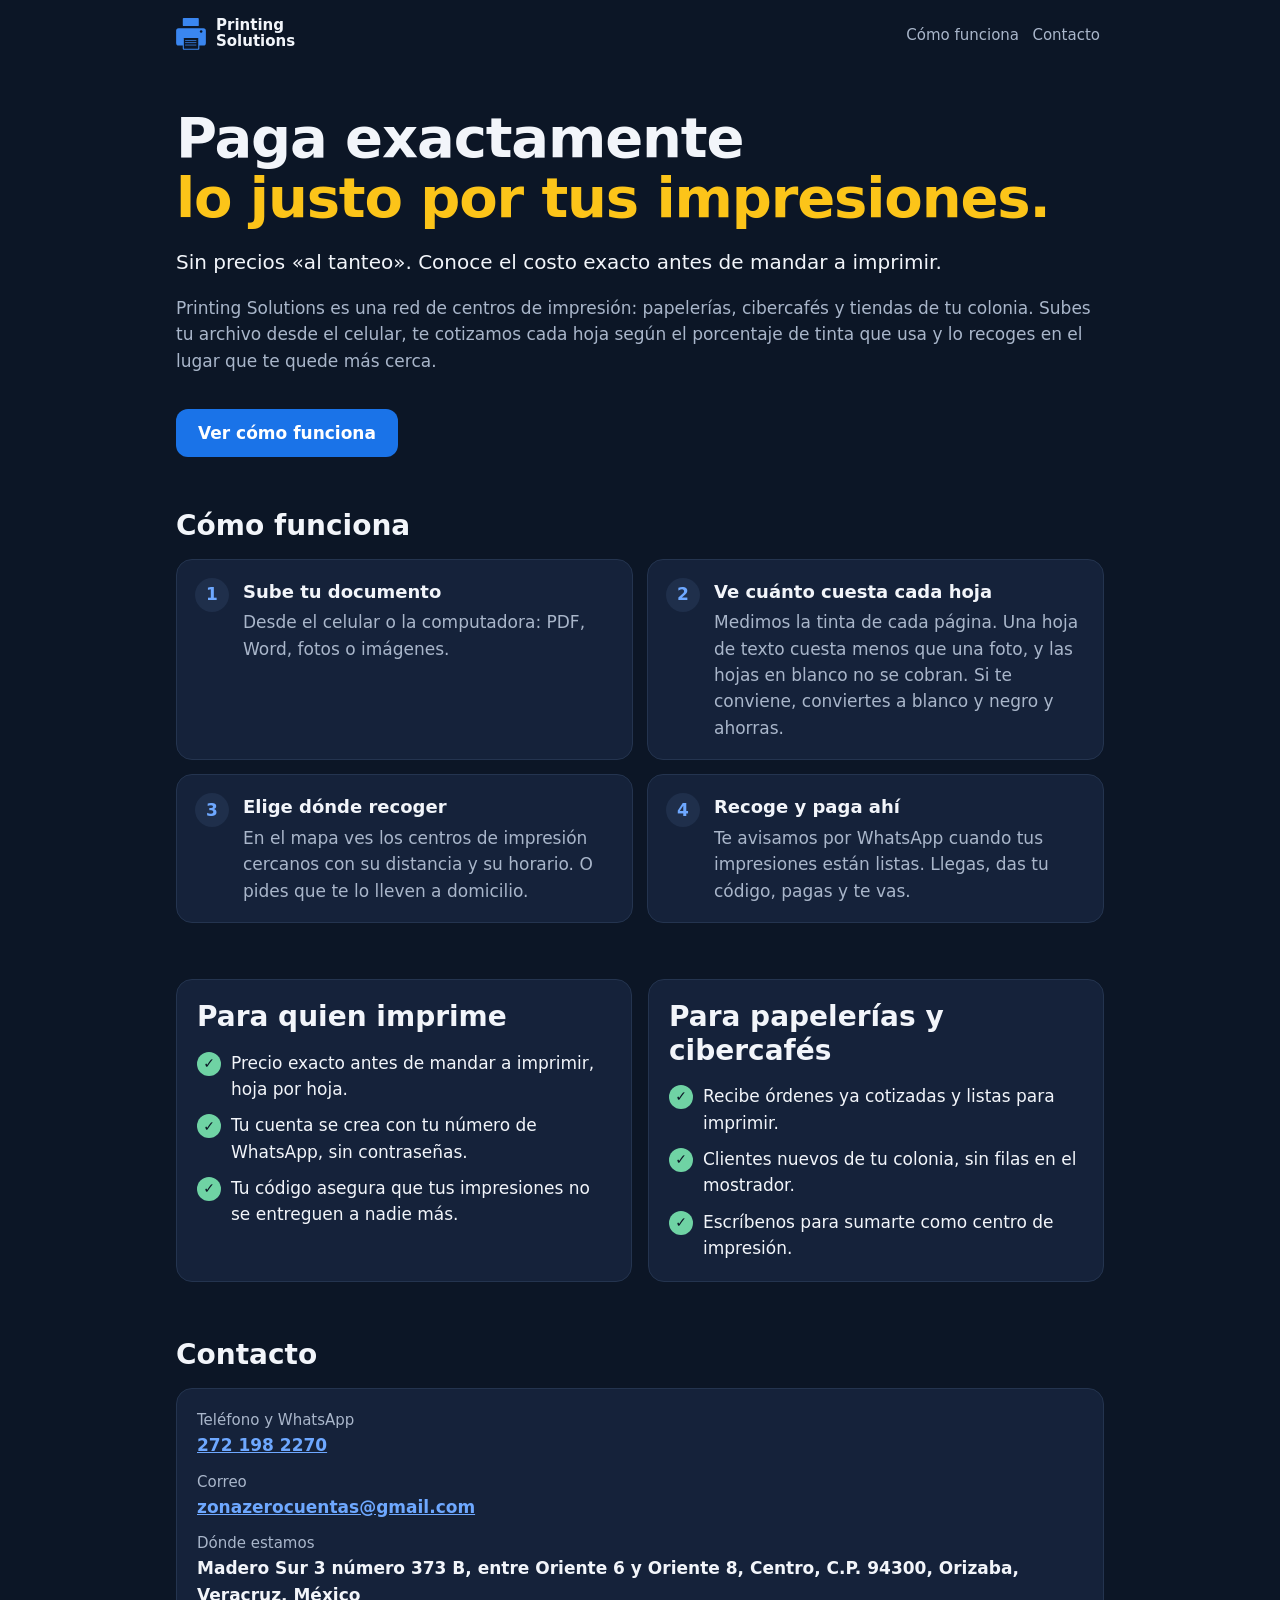
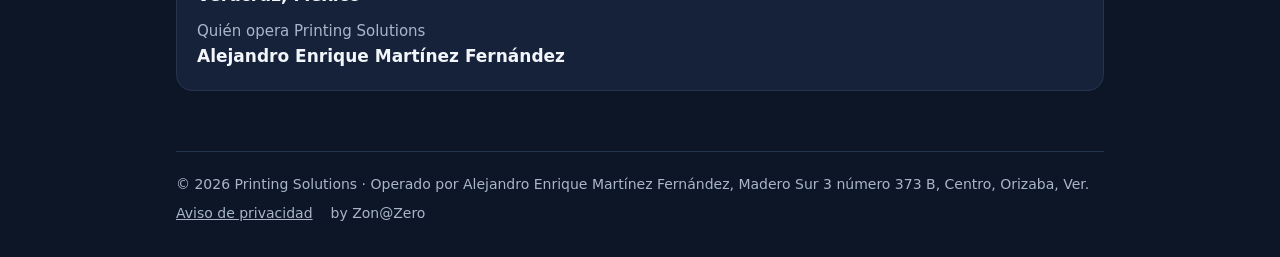
<file: index.html>
<!doctype html>
<html lang="es-MX">
<head>
  <meta charset="utf-8">
  <meta name="viewport" content="width=device-width, initial-scale=1">
  <title>Printing Solutions · Impresiones al precio justo</title>
  <meta name="description" content="Sube tu documento desde el celular, cotiza cada hoja según la tinta que usa y recógelo en un centro de impresión de tu colonia. Orizaba, Veracruz.">
  <meta name="theme-color" content="#0c1626">
  <link rel="icon" href="logo.svg" type="image/svg+xml">
  <link rel="stylesheet" href="estilos.css">
</head>
<body>
  <div class="envoltura">
    <header class="sitio">
      <a class="marca" href="./">
        <img src="logo.svg" alt="">
        <span>Printing<br>Solutions</span>
      </a>
      <nav aria-label="Principal">
        <a href="#como-funciona">Cómo funciona</a>
        <a href="#contacto">Contacto</a>
      </nav>
    </header>

    <main>
      <div class="portada">
        <h1>Paga exactamente <span class="amarillo">lo justo por tus impresiones.</span></h1>
        <p class="lema">Sin precios «al tanteo». Conoce el costo exacto antes de mandar a imprimir.</p>
        <p class="suave">Printing Solutions es una red de centros de impresión: papelerías, cibercafés y
          tiendas de tu colonia. Subes tu archivo desde el celular, te cotizamos cada hoja según el
          porcentaje de tinta que usa y lo recoges en el lugar que te quede más cerca.</p>
        <a class="boton" href="#como-funciona">Ver cómo funciona</a>
      </div>

      <section id="como-funciona" aria-labelledby="titulo-como">
        <h2 id="titulo-como">Cómo funciona</h2>
        <ol class="pasos">
          <li>
            <div>
              <h3>Sube tu documento</h3>
              <p>Desde el celular o la computadora: PDF, Word, fotos o imágenes.</p>
            </div>
          </li>
          <li>
            <div>
              <h3>Ve cuánto cuesta cada hoja</h3>
              <p>Medimos la tinta de cada página. Una hoja de texto cuesta menos que una foto, y las
                hojas en blanco no se cobran. Si te conviene, conviertes a blanco y negro y ahorras.</p>
            </div>
          </li>
          <li>
            <div>
              <h3>Elige dónde recoger</h3>
              <p>En el mapa ves los centros de impresión cercanos con su distancia y su horario. O
                pides que te lo lleven a domicilio.</p>
            </div>
          </li>
          <li>
            <div>
              <h3>Recoge y paga ahí</h3>
              <p>Te avisamos por WhatsApp cuando tus impresiones están listas. Llegas, das tu código,
                pagas y te vas.</p>
            </div>
          </li>
        </ol>
      </section>

      <section aria-labelledby="titulo-por-que">
        <div class="dos">
          <div class="tarjeta">
            <h2 id="titulo-por-que">Para quien imprime</h2>
            <ul class="ventajas">
              <li>Precio exacto antes de mandar a imprimir, hoja por hoja.</li>
              <li>Tu cuenta se crea con tu número de WhatsApp, sin contraseñas.</li>
              <li>Tu código asegura que tus impresiones no se entreguen a nadie más.</li>
            </ul>
          </div>
          <div class="tarjeta">
            <h2>Para papelerías y cibercafés</h2>
            <ul class="ventajas">
              <li>Recibe órdenes ya cotizadas y listas para imprimir.</li>
              <li>Clientes nuevos de tu colonia, sin filas en el mostrador.</li>
              <li>Escríbenos para sumarte como centro de impresión.</li>
            </ul>
          </div>
        </div>
      </section>

      <section id="contacto" class="contacto" aria-labelledby="titulo-contacto">
        <h2 id="titulo-contacto">Contacto</h2>
        <div class="tarjeta">
          <dl>
            <div>
              <dt>Teléfono y WhatsApp</dt>
              <dd><a href="tel:+522721982270">272 198 2270</a></dd>
            </div>
            <div>
              <dt>Correo</dt>
              <dd><a href="mailto:zonazerocuentas@gmail.com">zonazerocuentas@gmail.com</a></dd>
            </div>
            <div>
              <dt>Dónde estamos</dt>
              <dd>Madero Sur 3 número 373 B, entre Oriente 6 y Oriente 8, Centro, C.P. 94300,
                Orizaba, Veracruz, México</dd>
            </div>
            <div>
              <dt>Quién opera Printing Solutions</dt>
              <dd>Alejandro Enrique Martínez Fernández</dd>
            </div>
          </dl>
        </div>
      </section>
    </main>

    <footer class="sitio">
      <span>© 2026 Printing Solutions · Operado por Alejandro Enrique Martínez Fernández,
        Madero Sur 3 número 373 B, Centro, Orizaba, Ver.</span>
      <a href="privacidad.html">Aviso de privacidad</a>
      <span>by Zon@Zero</span>
    </footer>
  </div>
</body>
</html>
</file>
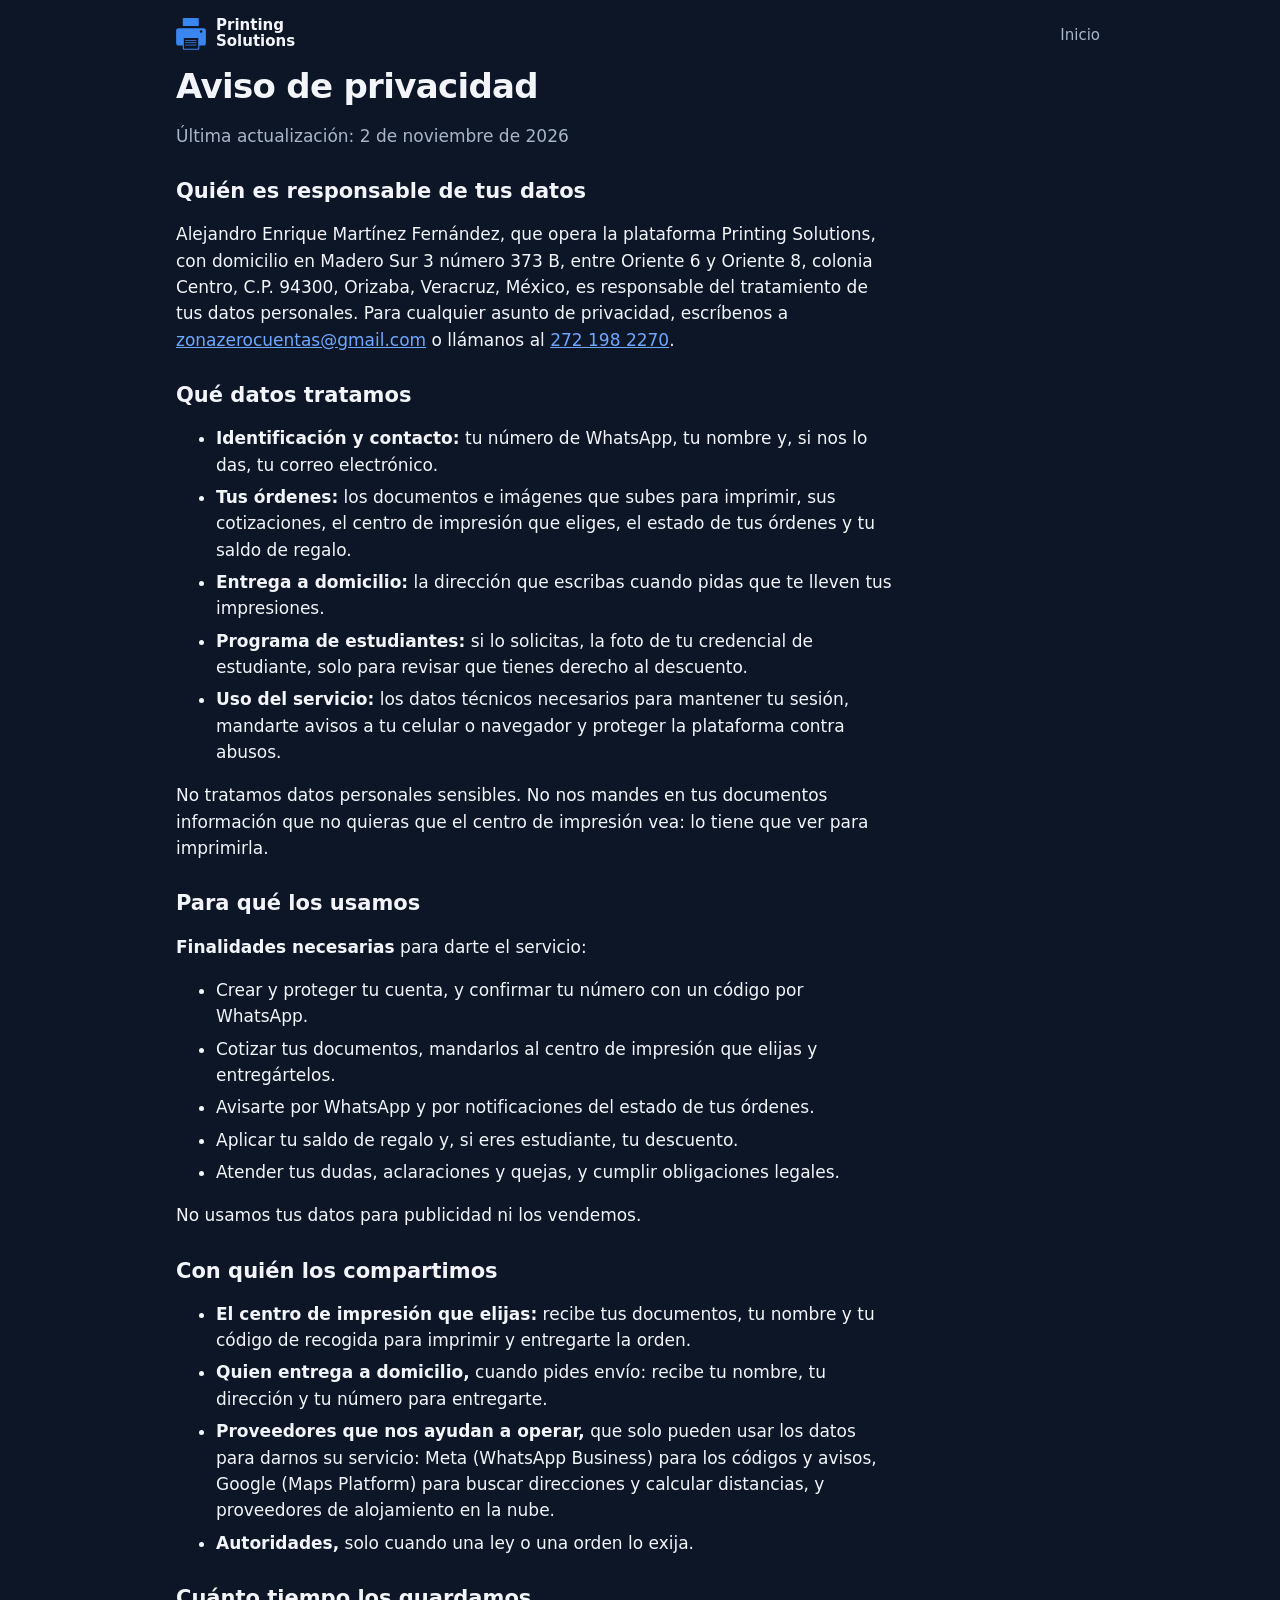
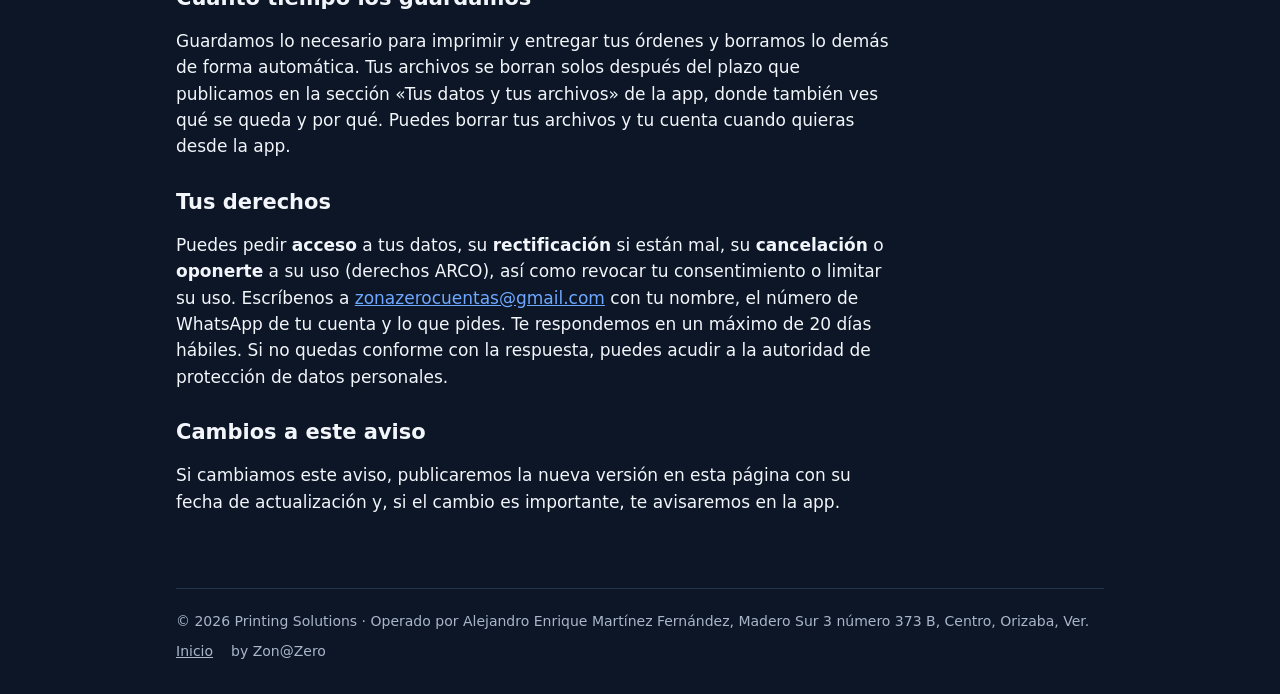
<file: privacidad.html>
<!doctype html>
<html lang="es-MX">
<head>
  <meta charset="utf-8">
  <meta name="viewport" content="width=device-width, initial-scale=1">
  <title>Aviso de privacidad · Printing Solutions</title>
  <meta name="description" content="Aviso de privacidad de Printing Solutions: qué datos personales tratamos, para qué y cómo ejercer tus derechos.">
  <meta name="theme-color" content="#0c1626">
  <link rel="icon" href="logo.svg" type="image/svg+xml">
  <link rel="stylesheet" href="estilos.css">
</head>
<body>
  <div class="envoltura">
    <header class="sitio">
      <a class="marca" href="./">
        <img src="logo.svg" alt="">
        <span>Printing<br>Solutions</span>
      </a>
      <nav aria-label="Principal">
        <a href="./">Inicio</a>
      </nav>
    </header>

    <main class="legal">
      <h1>Aviso de privacidad</h1>
      <p class="suave">Última actualización: 2 de noviembre de 2026</p>

      <h2>Quién es responsable de tus datos</h2>
      <p>Alejandro Enrique Martínez Fernández, que opera la plataforma
        Printing Solutions, con domicilio en Madero Sur 3 número 373 B, entre Oriente 6 y Oriente 8, colonia Centro,
        C.P. 94300, Orizaba, Veracruz, México, es responsable del tratamiento de tus datos
        personales. Para cualquier asunto de privacidad, escríbenos a
        <a href="mailto:zonazerocuentas@gmail.com">zonazerocuentas@gmail.com</a> o llámanos al
        <a href="tel:+522721982270">272 198 2270</a>.</p>

      <h2>Qué datos tratamos</h2>
      <ul>
        <li><b>Identificación y contacto:</b> tu número de WhatsApp, tu nombre y, si nos lo das, tu
          correo electrónico.</li>
        <li><b>Tus órdenes:</b> los documentos e imágenes que subes para imprimir, sus cotizaciones,
          el centro de impresión que eliges, el estado de tus órdenes y tu saldo de regalo.</li>
        <li><b>Entrega a domicilio:</b> la dirección que escribas cuando pidas que te lleven tus
          impresiones.</li>
        <li><b>Programa de estudiantes:</b> si lo solicitas, la foto de tu credencial de estudiante,
          solo para revisar que tienes derecho al descuento.</li>
        <li><b>Uso del servicio:</b> los datos técnicos necesarios para mantener tu sesión,
          mandarte avisos a tu celular o navegador y proteger la plataforma contra abusos.</li>
      </ul>
      <p>No tratamos datos personales sensibles. No nos mandes en tus documentos información que no
        quieras que el centro de impresión vea: lo tiene que ver para imprimirla.</p>

      <h2>Para qué los usamos</h2>
      <p><b>Finalidades necesarias</b> para darte el servicio:</p>
      <ul>
        <li>Crear y proteger tu cuenta, y confirmar tu número con un código por WhatsApp.</li>
        <li>Cotizar tus documentos, mandarlos al centro de impresión que elijas y entregártelos.</li>
        <li>Avisarte por WhatsApp y por notificaciones del estado de tus órdenes.</li>
        <li>Aplicar tu saldo de regalo y, si eres estudiante, tu descuento.</li>
        <li>Atender tus dudas, aclaraciones y quejas, y cumplir obligaciones legales.</li>
      </ul>
      <p>No usamos tus datos para publicidad ni los vendemos.</p>

      <h2>Con quién los compartimos</h2>
      <ul>
        <li><b>El centro de impresión que elijas:</b> recibe tus documentos, tu nombre y tu código
          de recogida para imprimir y entregarte la orden.</li>
        <li><b>Quien entrega a domicilio,</b> cuando pides envío: recibe tu nombre, tu dirección y tu
          número para entregarte.</li>
        <li><b>Proveedores que nos ayudan a operar,</b> que solo pueden usar los datos para darnos
          su servicio: Meta (WhatsApp Business) para los códigos y avisos, Google (Maps Platform)
          para buscar direcciones y calcular distancias, y proveedores de alojamiento en la nube.</li>
        <li><b>Autoridades,</b> solo cuando una ley o una orden lo exija.</li>
      </ul>

      <h2>Cuánto tiempo los guardamos</h2>
      <p>Guardamos lo necesario para imprimir y entregar tus órdenes y borramos lo demás de forma
        automática. Tus archivos se borran solos después del plazo que publicamos en la sección
        «Tus datos y tus archivos» de la app, donde también ves qué se queda y por qué. Puedes
        borrar tus archivos y tu cuenta cuando quieras desde la app.</p>

      <h2>Tus derechos</h2>
      <p>Puedes pedir <b>acceso</b> a tus datos, su <b>rectificación</b> si están mal, su
        <b>cancelación</b> o <b>oponerte</b> a su uso (derechos ARCO), así como revocar tu
        consentimiento o limitar su uso. Escríbenos a
        <a href="mailto:zonazerocuentas@gmail.com">zonazerocuentas@gmail.com</a> con tu nombre, el número de WhatsApp
        de tu cuenta y lo que pides. Te respondemos en un máximo de 20 días hábiles. Si no quedas
        conforme con la respuesta, puedes acudir a la autoridad de protección de datos
        personales.</p>

      <h2>Cambios a este aviso</h2>
      <p>Si cambiamos este aviso, publicaremos la nueva versión en esta página con su fecha de
        actualización y, si el cambio es importante, te avisaremos en la app.</p>
    </main>

    <footer class="sitio">
      <span>© 2026 Printing Solutions · Operado por Alejandro Enrique Martínez Fernández,
        Madero Sur 3 número 373 B, Centro, Orizaba, Ver.</span>
      <a href="./">Inicio</a>
      <span>by Zon@Zero</span>
    </footer>
  </div>
</body>
</html>
</file>
<file: estilos.css>
/* La paleta azul marino de la app (modo oscuro de printing-web, globals.css). */
:root {
  --fondo: #0c1626;
  --superficie: #15223a;
  --hundido: #1f2f4b;
  --borde: #24344f;
  --tinta: #f2f5fa;
  --tinta-suave: #a9b6ca;
  --marca: #1a73e8;
  --enlace: #6ea8ff;
  --exito: #6fd3a4;
  --amarillo: #fcc419;
  --radio: 16px;
}
* { box-sizing: border-box; }
html { -webkit-text-size-adjust: 100%; }
body {
  margin: 0;
  background: var(--fondo);
  color: var(--tinta);
  font: 17px/1.55 Inter, system-ui, -apple-system, "Segoe UI", Roboto, sans-serif;
}
a { color: var(--enlace); }
.envoltura { max-width: 960px; margin: 0 auto; padding: 0 16px; }
header.sitio {
  display: flex; align-items: center; justify-content: space-between; gap: 12px;
  padding: 18px 0;
}
.marca { display: flex; align-items: center; gap: 10px; color: var(--tinta); text-decoration: none; }
.marca img { width: 30px; height: 32px; }
.marca span { font-weight: 800; line-height: 1.05; font-size: 15px; }
nav a { color: var(--tinta-suave); text-decoration: none; font-size: 15px; padding: 12px 4px; }
nav a:hover { color: var(--tinta); }

.portada { padding: 40px 0 24px; }
h1 { font-size: clamp(38px, 7vw, 56px); line-height: 1.08; letter-spacing: -0.02em; margin: 0 0 18px; }
h1 .amarillo { color: var(--amarillo); display: block; }
.lema { font-size: 20px; margin: 0 0 10px; }
.suave { color: var(--tinta-suave); }
.boton {
  display: inline-flex; align-items: center; justify-content: center; min-height: 48px;
  padding: 0 22px; border-radius: 12px; background: var(--marca); color: #fff;
  font-weight: 700; text-decoration: none; margin-top: 18px;
}

section { padding: 28px 0; }
h2 { font-size: 28px; line-height: 1.2; margin: 0 0 16px; }
h3 { font-size: 18px; margin: 0 0 4px; }
.pasos { display: grid; gap: 14px; grid-template-columns: 1fr; padding: 0; margin: 0; list-style: none; counter-reset: paso; }
.pasos li {
  background: var(--superficie); border: 1px solid var(--borde); border-radius: var(--radio);
  padding: 18px; display: flex; gap: 14px; counter-increment: paso;
}
.pasos li::before {
  content: counter(paso); flex: none; width: 34px; height: 34px; border-radius: 50%;
  background: var(--hundido); color: var(--enlace); font-weight: 800;
  display: grid; place-items: center;
}
.pasos p { margin: 0; color: var(--tinta-suave); }
.tarjeta { background: var(--superficie); border: 1px solid var(--borde); border-radius: var(--radio); padding: 20px; }
.ventajas { list-style: none; padding: 0; margin: 12px 0 0; display: grid; gap: 10px; }
.ventajas li { display: flex; gap: 10px; }
.ventajas li::before {
  content: "✓"; flex: none; width: 24px; height: 24px; border-radius: 50%;
  background: var(--exito); color: var(--fondo); font-weight: 900; font-size: 14px;
  display: grid; place-items: center; margin-top: 2px;
}
.contacto dl { margin: 0; display: grid; gap: 12px; }
.contacto dt { color: var(--tinta-suave); font-size: 15px; }
.contacto dd { margin: 0; font-weight: 600; }

footer.sitio {
  border-top: 1px solid var(--borde); margin-top: 32px; padding: 22px 0 32px;
  color: var(--tinta-suave); font-size: 14px; display: flex; flex-wrap: wrap; gap: 8px 18px;
}
footer.sitio a { color: var(--tinta-suave); }

/* El aviso de privacidad: texto largo, de lectura */
.legal { max-width: 720px; padding-bottom: 24px; }
.legal h1 { font-size: 34px; }
.legal h2 { font-size: 21px; margin-top: 30px; }
.legal li { margin-bottom: 6px; }
.pendiente { background: rgba(252, 196, 25, 0.15); color: var(--amarillo); padding: 0 4px; border-radius: 4px; }

@media (min-width: 760px) {
  .pasos { grid-template-columns: 1fr 1fr; }
  .dos { display: grid; grid-template-columns: 1fr 1fr; gap: 16px; }
}
</file>
